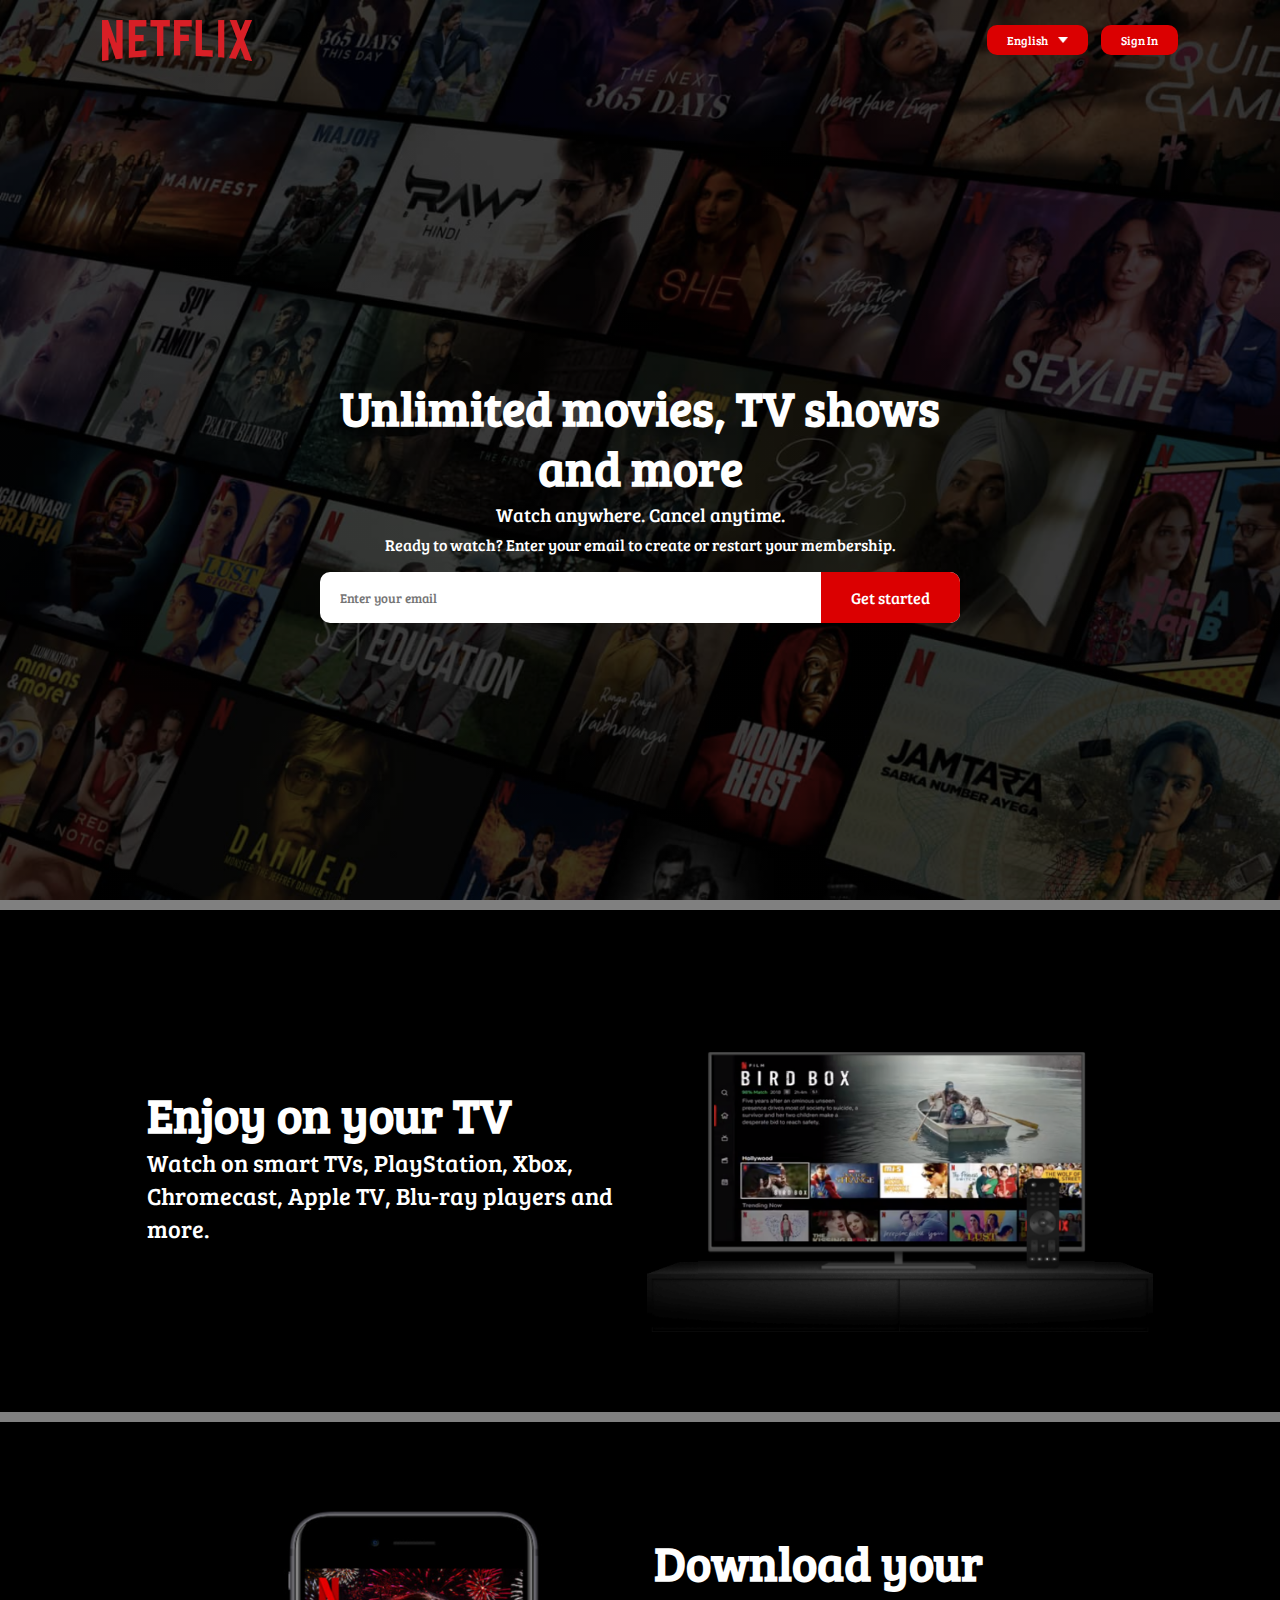
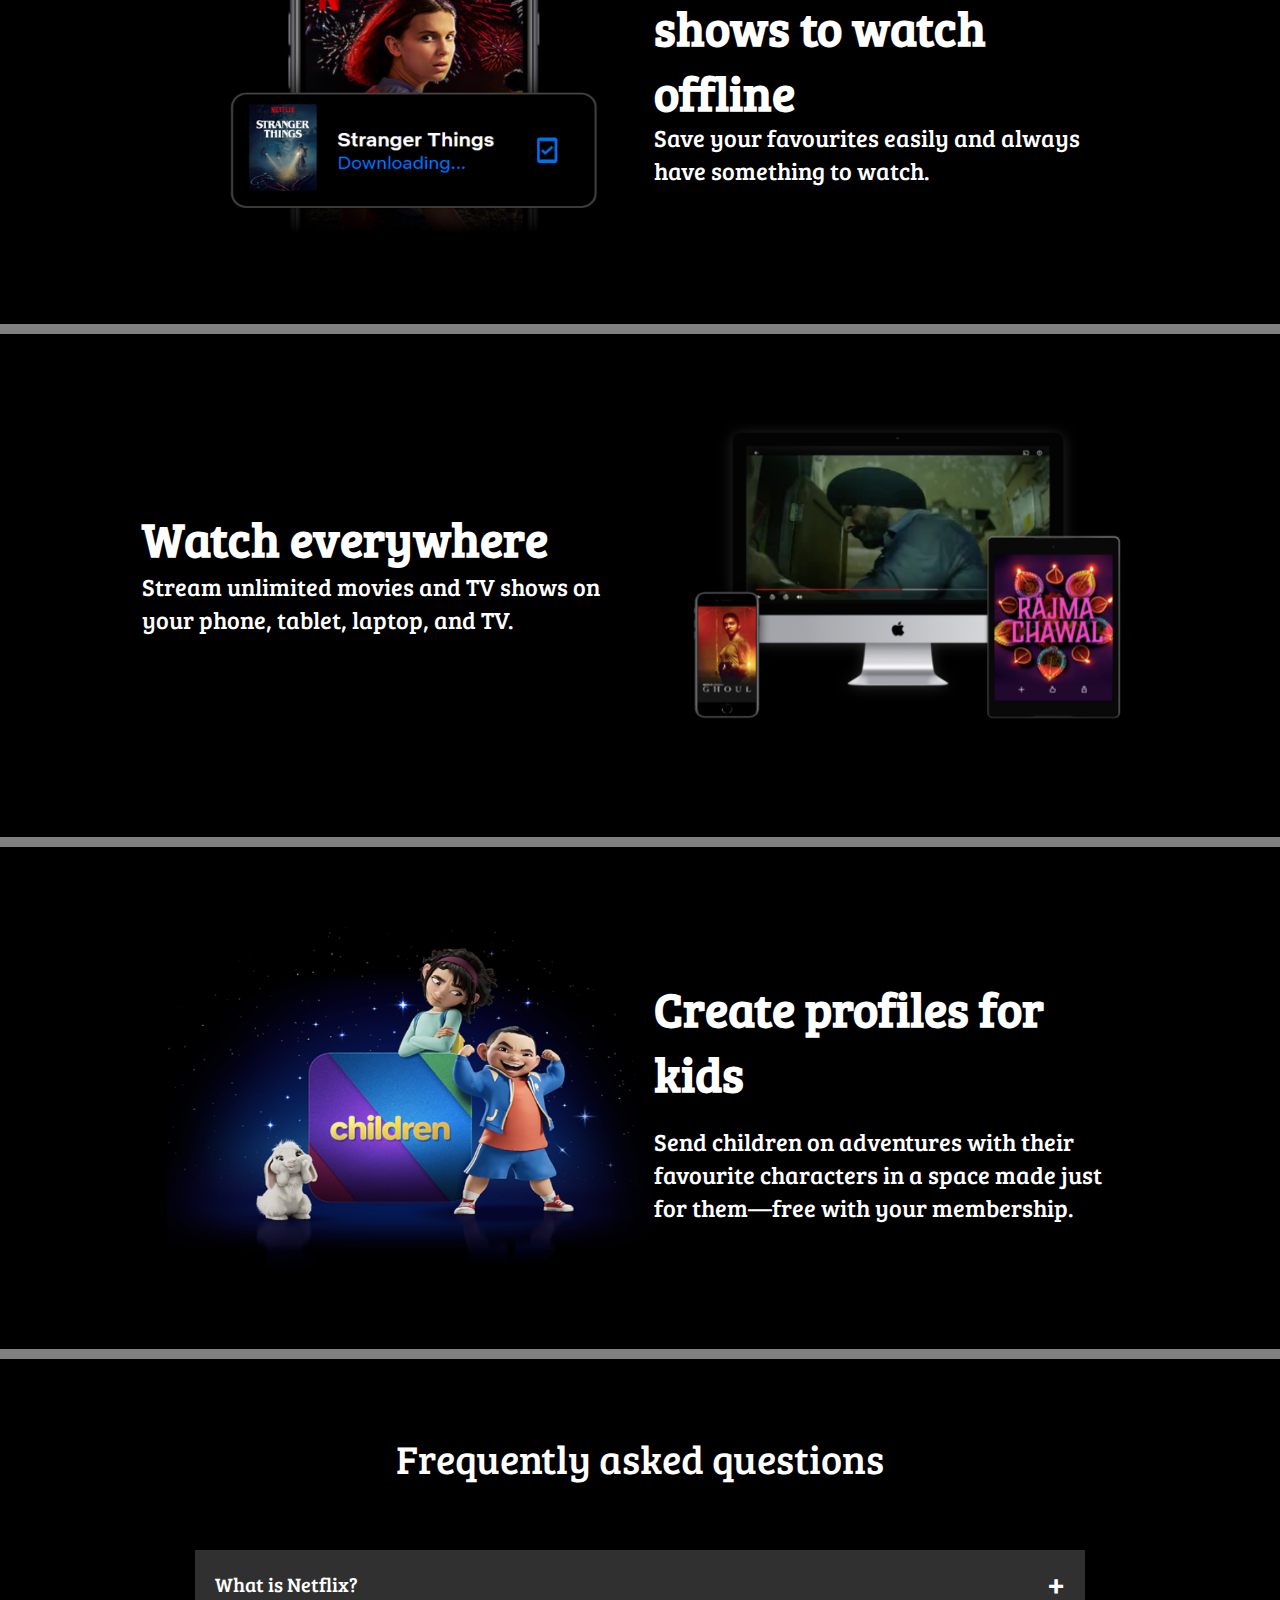
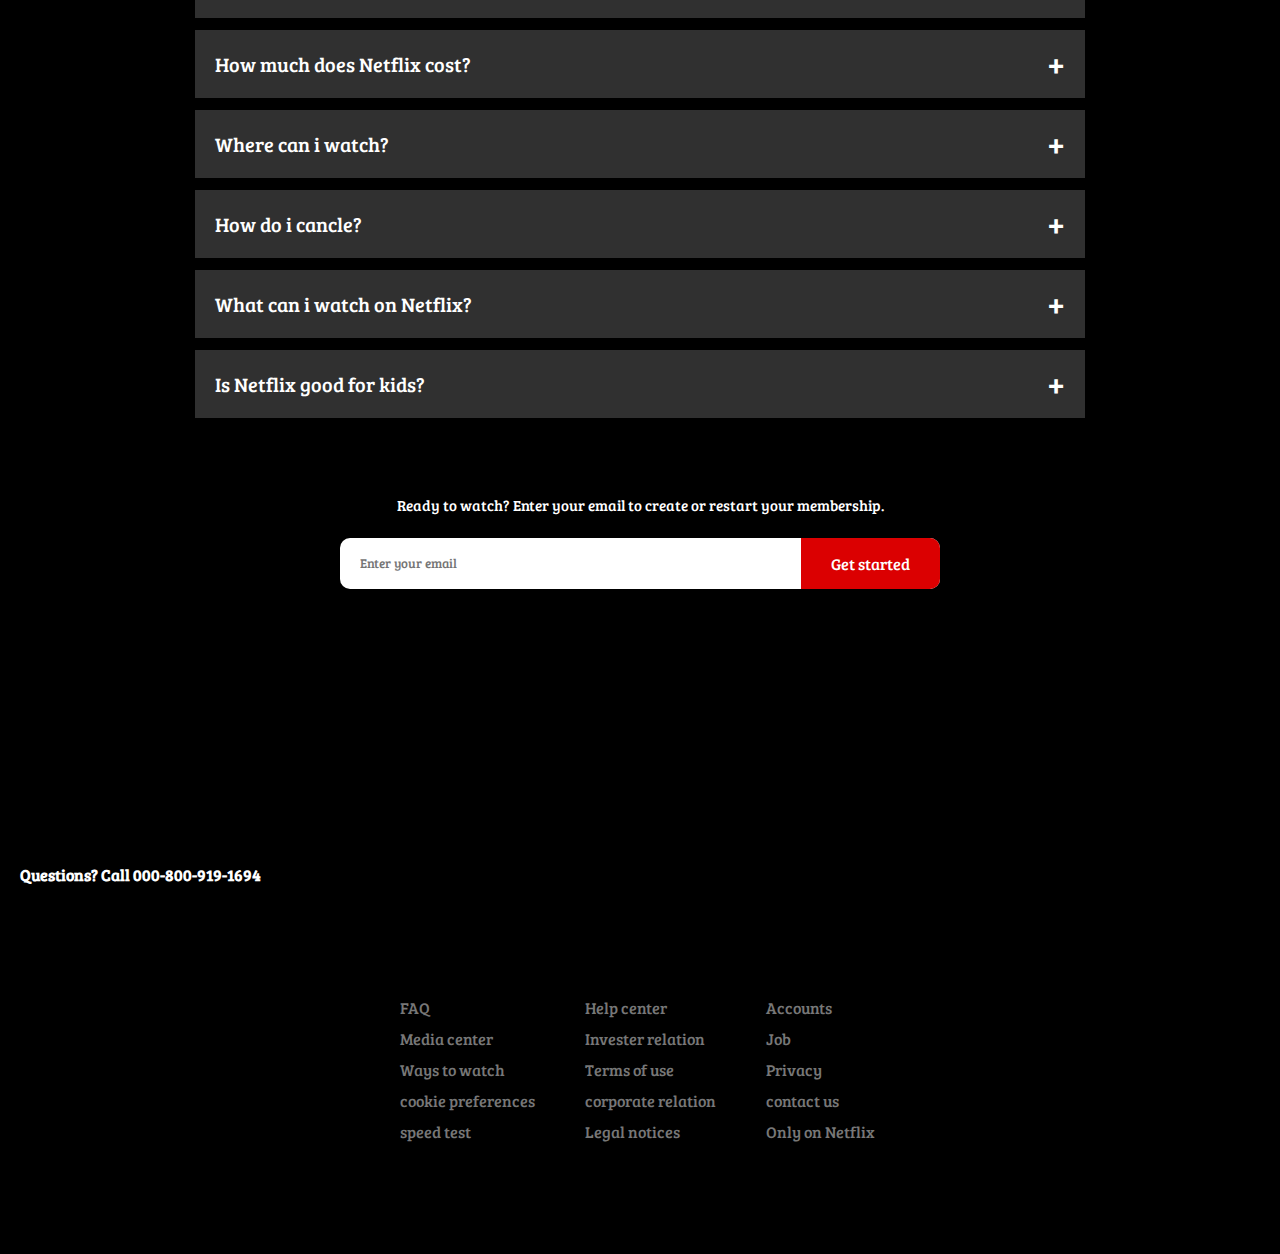
<file: index.html>
<!DOCTYPE html>
<html>
<head>
	<title>Netflix</title>
	<meta charset="utf-8">
	<meta name="viewport" content="width=device-width,initial-scale=1.0">
	<link rel="preconnect" href="https://fonts.googleapis.com">
<link rel="preconnect" href="https://fonts.gstatic.com" crossorigin>
<link href="https://fonts.googleapis.com/css2?family=Bree+Serif&family=Caprasimo&display=swap" rel="stylesheet">
<link rel="stylesheet" type="text/css" href="net.css">
</head>
<body>
    <div class="header">
    	<div class="nav">
    		<img src="logo.png" class="logo">
    		<div>
    			<button class="btn-lang">English <img src="down.png"></button>
    			<button>Sign In</button>
    		</div>
    	</div>
    	<div class="content">
    		<h1>Unlimited movies, TV shows and more</h1>
    		<h3>Watch anywhere. Cancel anytime.</h3>
    		<p>Ready to watch? Enter your email to create or restart your membership.</p>
    		<label class="email">
    			<form>
    				<input type="email" name="email" placeholder="Enter your email" required="">
    				<button type="submit">Get started</button>
    			</form>
    		</label>
    	</div>
    </div>
    <hr class="hr">
    <section>
    	<div class="sec1">
    		<div class="sec-cont">
    			<h2>Enjoy on your TV</h2>
    			<p>Watch on smart TVs, PlayStation, Xbox, Chromecast, Apple TV, Blu-ray players and more.</p>
    		</div>
    		<div class="b1">
    			<img src="box1.png">
    		</div>
    	</div>
    </section>
     <hr class="hr">
    <section>
    	<div class="sec1">
    		<div class="b1">
    			<img src="box2.png">
    		</div>
    		<div class="sec-cont">
    			<h2 class="sec2-h">Download your shows to watch offline</h2>
    			<p>Save your favourites easily and always have something to watch.</p>
    		</div>
    	</div>
    </section>
    <hr class="hr">
    <section>
    	<div class="sec1">
    		<div class="sec-cont">
    			<h2>Watch everywhere</h2>
    			<p>Stream unlimited movies and TV shows on your phone, tablet, laptop, and TV.</p>
    		</div>
    		<div class="b1">
    			<img src="box3.png">
    		</div>
    	</div>
    </section>
     <hr class="hr">
    <section>
    	<div class="sec1">
    		<div class="b1">
    			<img src="box4.png">
    		</div>
    		<div class="sec-cont">
    			<h2 class="sec4-h">Create profiles for kids</h2>
    			<p>Send children on adventures with their favourite characters in a space made just for them—free with your membership.</p>
    		</div>
    	</div>
    </section>
    <hr class="hr">
    <section>
    	<div class="faq">
    		<h2>Frequently asked questions</h2>
    		<ul class="accordian">
    			<li>
    				<input type="radio" name="accordian" id="first">
    				<label for="first">What is Netflix?</label>
    				<div class="fcont">
    					<p>
    						Netflix is a streaming service that offers a wide variety of award-winning TV shows, movies, anime, documentaries and more – on thousands of internet-connected devices.

You can watch as much as you want, whenever you want, without a single ad – all for one low monthly price. There's always something new to discover, and new TV shows and movies are added every week!
    					</p>
    				</div>
    			</li>
    			<li>
    				<input type="radio" name="accordian" id="second">
    				<label for="second">How much does Netflix cost?</label>
    				<div class="fcont">
    					<p>
    						Watch Netflix on your smartphone, tablet, Smart TV, laptop, or streaming device, all for one fixed monthly fee. Plans range from ₹ 149 to ₹ 649 a month. No extra costs, no contracts.
    					</p>
    				</div>
    			</li>
    			<li>
    				<input type="radio" name="accordian" id="third">
    				<label for="third">Where can i watch?</label>
    				<div class="fcont">
    					<p>
    						Watch anywhere, anytime. Sign in with your Netflix account to watch instantly on the web at netflix.com from your personal computer or on any internet-connected device that offers the Netflix app, including smart TVs, smartphones, tablets, streaming media players and game consoles
    					</p>
    				</div>
    			</li>
    			<li>
    				<input type="radio" name="accordian" id="fourth">
    				<label for="fourth">How do i cancle?</label>
    				<div class="fcont">
    					<p>
    						Netflix is flexible. There are no annoying contracts and no commitments. You can easily cancel your account online in two clicks. There are no cancellation fees – start or stop your account anytime.
    					</p>
    				</div>
    			</li><li>
    				<input type="radio" name="accordian" id="fifth">
    				<label for="fifth">What can i watch on Netflix?</label>
    				<div class="fcont">
    					<p>
    						Netflix has an extensive library of feature films, documentaries, TV shows, anime, award-winning Netflix originals, and more. Watch as much as you want, anytime you want.
    					</p>
    				</div>
    			</li>
    			<li>
    				<input type="radio" name="accordian" id="sixth">
    				<label for="sixth">Is Netflix good for kids?</label>
    				<div class="fcont">
    					<p>
    						The Netflix Kids experience is included in your membership to give parents control while kids enjoy family-friendly TV shows and films in their own space.

Kids profiles come with PIN-protected parental controls that let you restrict the maturity rating of content kids can watch and block specific titles you don’t want kids to see.
    					</p>
    				</div>
    			</li>
    		</ul>
    		<small>Ready to watch? Enter your email to create or restart your membership.</small>
    		<label class="email">
    			<form>
    				<input type="email" name="email" placeholder="Enter your email" required="">
    				<button type="submit">Get started</button>
    			</form>
    		</label>
    	</div>
    </section>
    <footer>
    	<div class="foot">
    		<h2>Questions? Call 000-800-919-1694</h2>
    		<div class="f1">
    		<ul>
    			<li>
    			<a href="">FAQ</a>
    			<a href="">Media center</a>
    			<a href="">Ways to watch</a>
    			<a href="">cookie preferences</a>
    			<a href="">speed test</a>
    		</li>
    		</ul>
    		<ul>
    			<li>
    			<a href="">Help center</a>
    			<a href="">Invester relation</a>
    			<a href="">Terms of use</a>
    			<a href="">corporate relation</a>
    			<a href="">Legal notices</a>
    		</li>
    		</ul>
    		<ul>
    			<li>
    			<a href="">Accounts</a>
    			<a href="">Job</a>
    			<a href="">Privacy</a>
    			<a href="">contact us</a>
    			<a href="">Only on Netflix</a>
    		</li>
    		</ul>
    	</div>
    	</div>
    </footer>
</body>
</html>
</file>
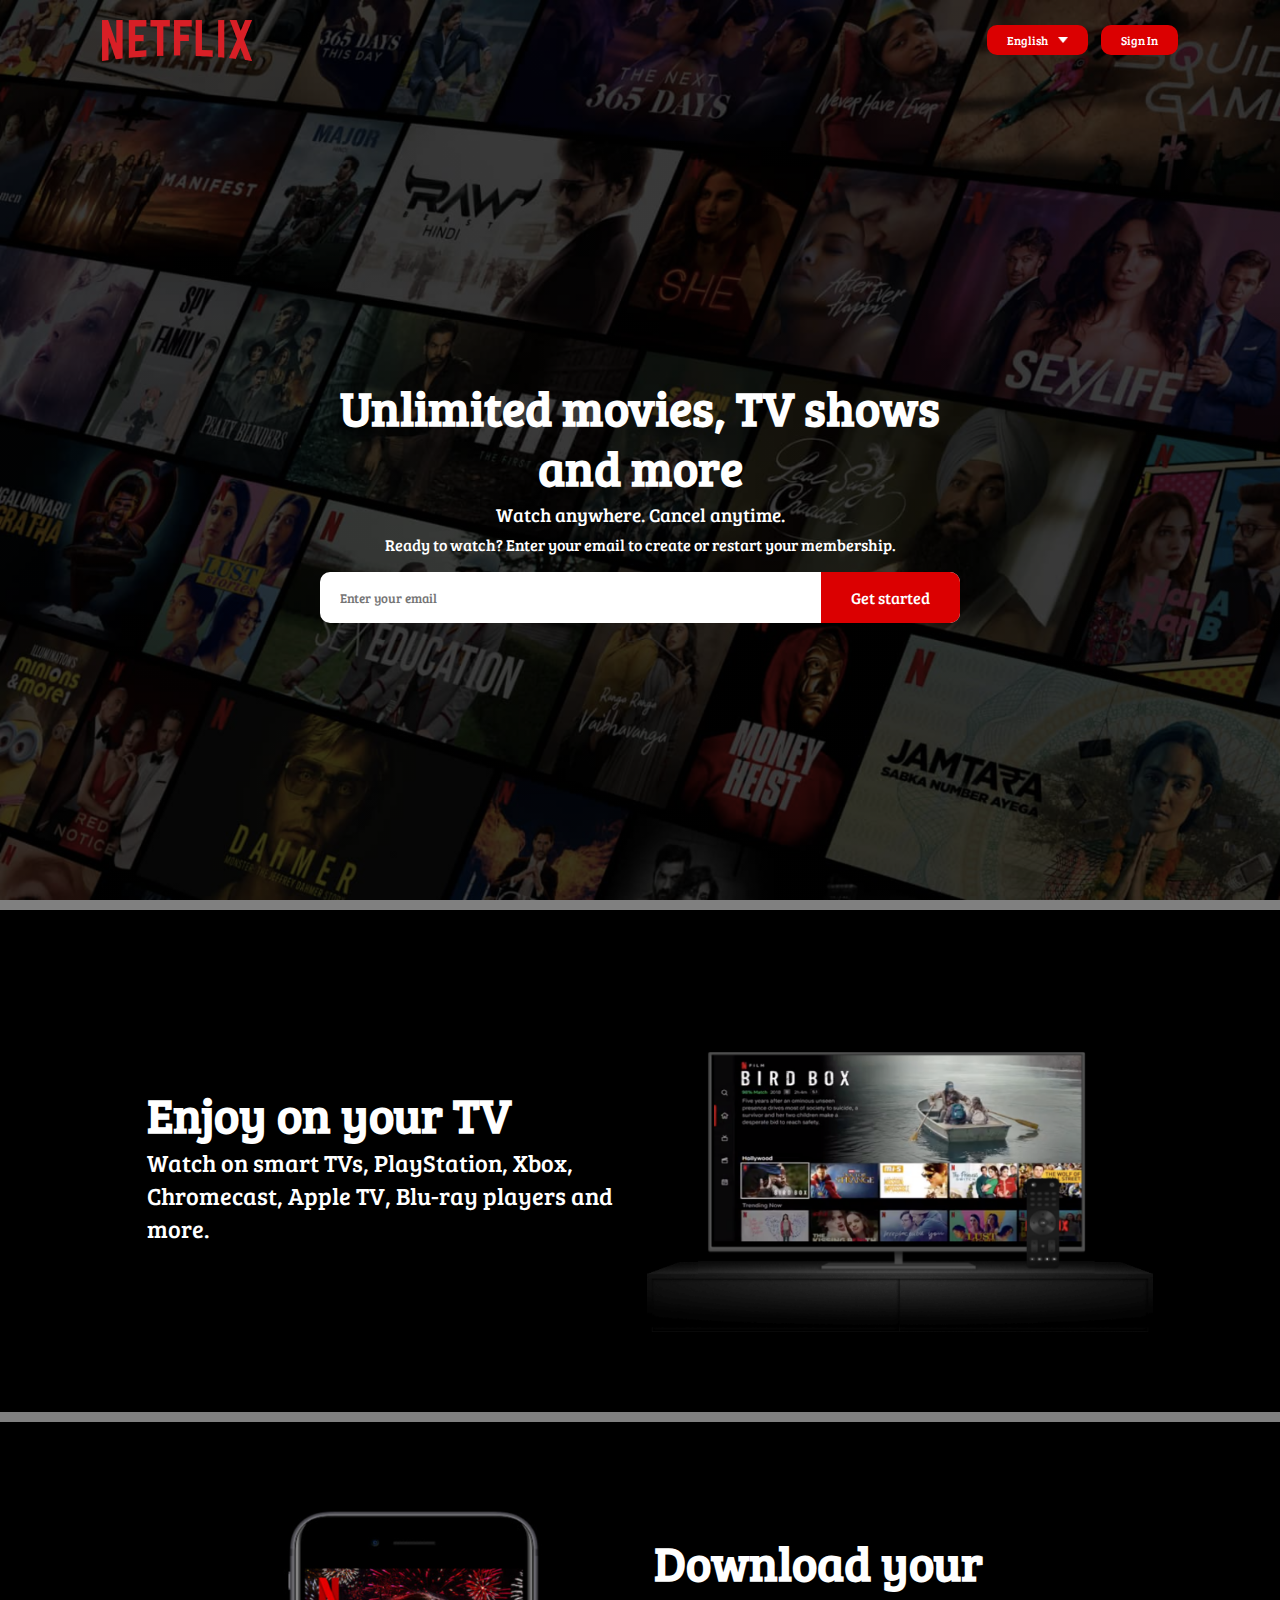
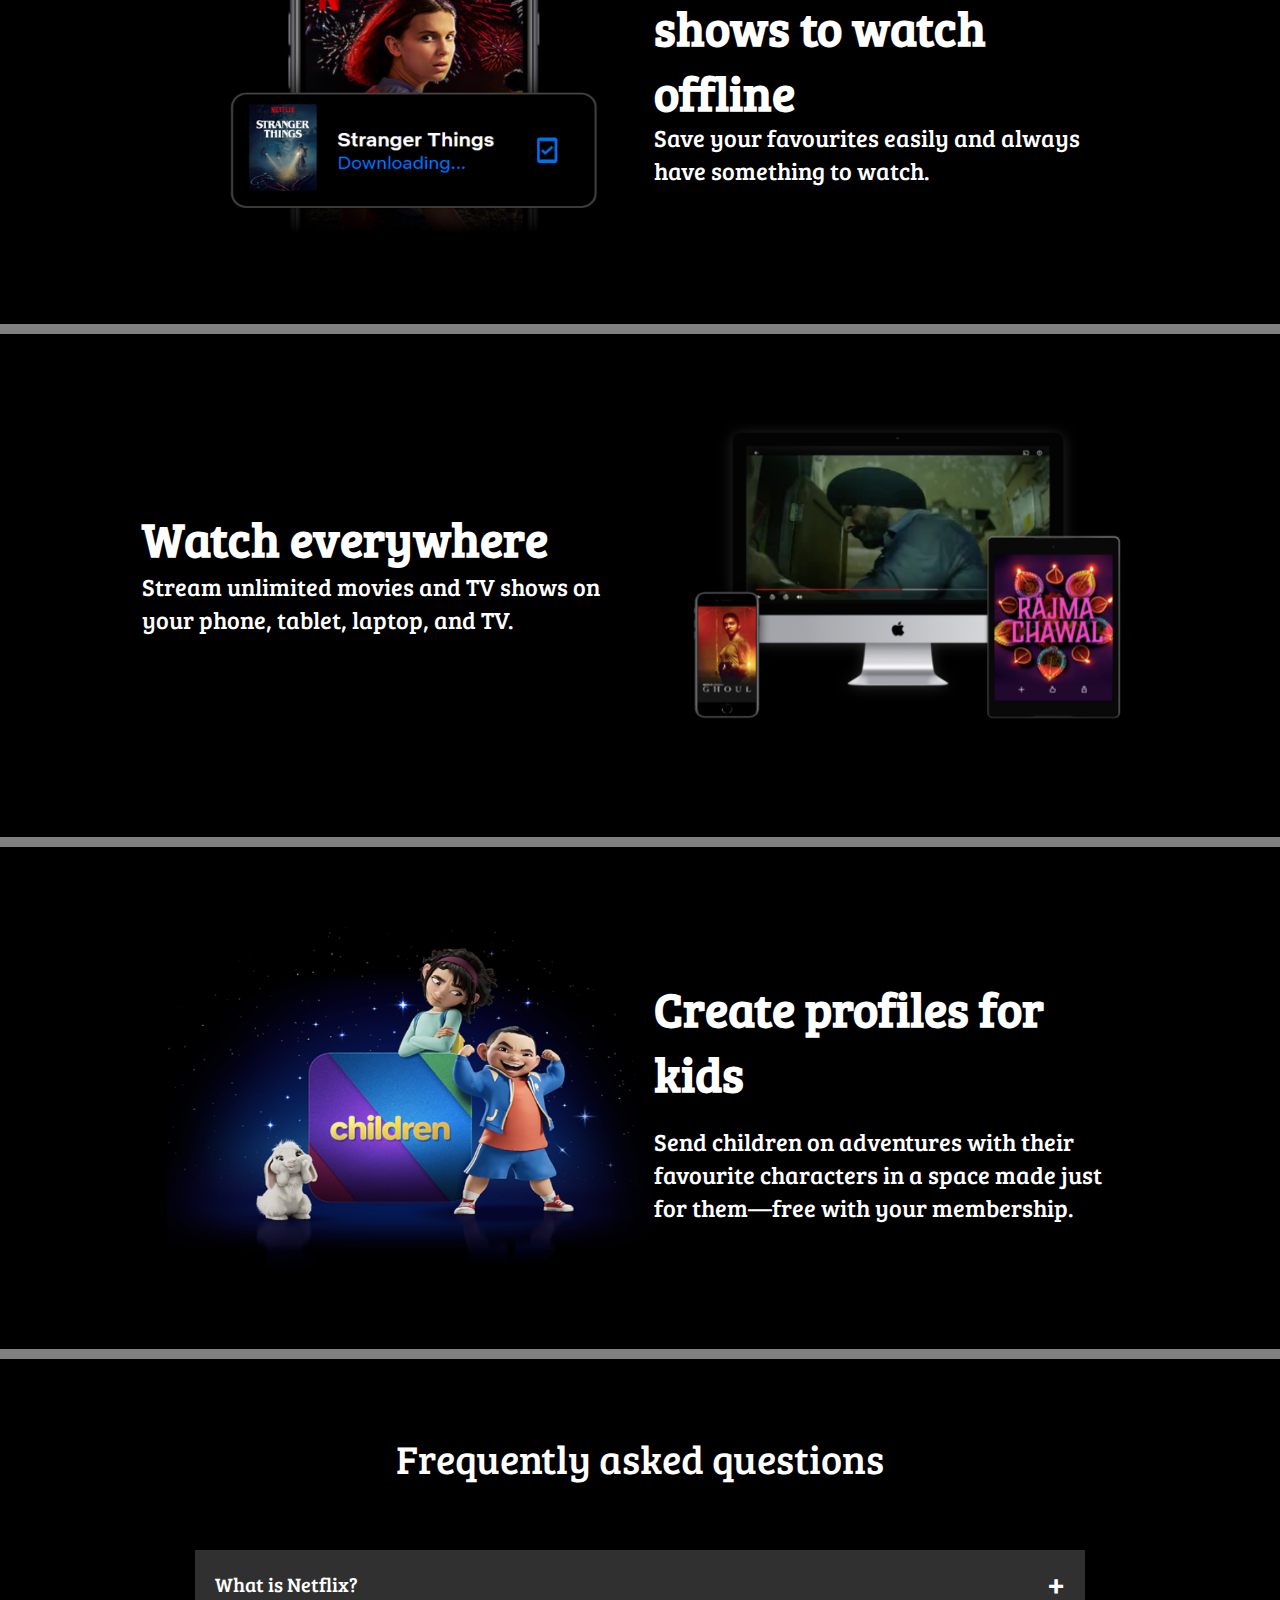
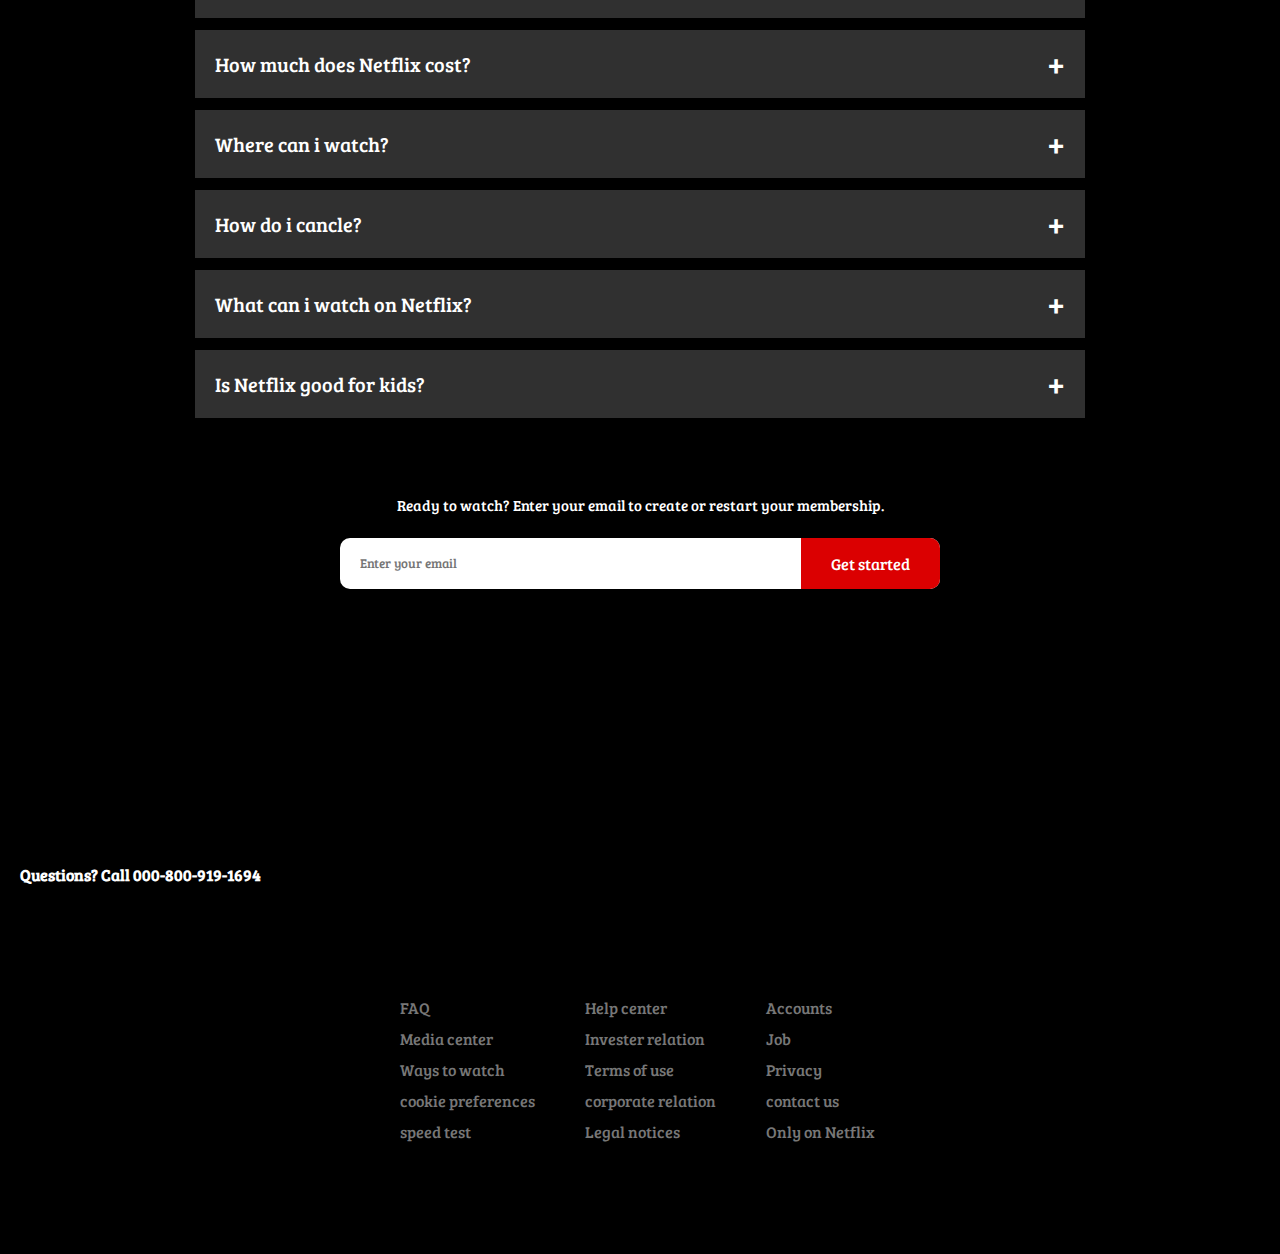
<file: Netflix.html>
<!DOCTYPE html>
<html>
<head>
	<title>Netflix</title>
	<meta charset="utf-8">
	<meta name="viewport" content="width=device-width,initial-scale=1.0">
	<link rel="preconnect" href="https://fonts.googleapis.com">
<link rel="preconnect" href="https://fonts.gstatic.com" crossorigin>
<link href="https://fonts.googleapis.com/css2?family=Bree+Serif&family=Caprasimo&display=swap" rel="stylesheet">
<link rel="stylesheet" type="text/css" href="net.css">
</head>
<body>
    <div class="header">
    	<div class="nav">
    		<img src="logo.png" class="logo">
    		<div>
    			<button class="btn-lang">English <img src="down.png"></button>
    			<button>Sign In</button>
    		</div>
    	</div>
    	<div class="content">
    		<h1>Unlimited movies, TV shows and more</h1>
    		<h3>Watch anywhere. Cancel anytime.</h3>
    		<p>Ready to watch? Enter your email to create or restart your membership.</p>
    		<label class="email">
    			<form>
    				<input type="email" name="email" placeholder="Enter your email" required="">
    				<button type="submit">Get started</button>
    			</form>
    		</label>
    	</div>
    </div>
    <hr class="hr">
    <section>
    	<div class="sec1">
    		<div class="sec-cont">
    			<h2>Enjoy on your TV</h2>
    			<p>Watch on smart TVs, PlayStation, Xbox, Chromecast, Apple TV, Blu-ray players and more.</p>
    		</div>
    		<div class="b1">
    			<img src="box1.png">
    		</div>
    	</div>
    </section>
     <hr class="hr">
    <section>
    	<div class="sec1">
    		<div class="b1">
    			<img src="box2.png">
    		</div>
    		<div class="sec-cont">
    			<h2 class="sec2-h">Download your shows to watch offline</h2>
    			<p>Save your favourites easily and always have something to watch.</p>
    		</div>
    	</div>
    </section>
    <hr class="hr">
    <section>
    	<div class="sec1">
    		<div class="sec-cont">
    			<h2>Watch everywhere</h2>
    			<p>Stream unlimited movies and TV shows on your phone, tablet, laptop, and TV.</p>
    		</div>
    		<div class="b1">
    			<img src="box3.png">
    		</div>
    	</div>
    </section>
     <hr class="hr">
    <section>
    	<div class="sec1">
    		<div class="b1">
    			<img src="box4.png">
    		</div>
    		<div class="sec-cont">
    			<h2 class="sec4-h">Create profiles for kids</h2>
    			<p>Send children on adventures with their favourite characters in a space made just for them—free with your membership.</p>
    		</div>
    	</div>
    </section>
    <hr class="hr">
    <section>
    	<div class="faq">
    		<h2>Frequently asked questions</h2>
    		<ul class="accordian">
    			<li>
    				<input type="radio" name="accordian" id="first">
    				<label for="first">What is Netflix?</label>
    				<div class="fcont">
    					<p>
    						Netflix is a streaming service that offers a wide variety of award-winning TV shows, movies, anime, documentaries and more – on thousands of internet-connected devices.

You can watch as much as you want, whenever you want, without a single ad – all for one low monthly price. There's always something new to discover, and new TV shows and movies are added every week!
    					</p>
    				</div>
    			</li>
    			<li>
    				<input type="radio" name="accordian" id="second">
    				<label for="second">How much does Netflix cost?</label>
    				<div class="fcont">
    					<p>
    						Watch Netflix on your smartphone, tablet, Smart TV, laptop, or streaming device, all for one fixed monthly fee. Plans range from ₹ 149 to ₹ 649 a month. No extra costs, no contracts.
    					</p>
    				</div>
    			</li>
    			<li>
    				<input type="radio" name="accordian" id="third">
    				<label for="third">Where can i watch?</label>
    				<div class="fcont">
    					<p>
    						Watch anywhere, anytime. Sign in with your Netflix account to watch instantly on the web at netflix.com from your personal computer or on any internet-connected device that offers the Netflix app, including smart TVs, smartphones, tablets, streaming media players and game consoles
    					</p>
    				</div>
    			</li>
    			<li>
    				<input type="radio" name="accordian" id="fourth">
    				<label for="fourth">How do i cancle?</label>
    				<div class="fcont">
    					<p>
    						Netflix is flexible. There are no annoying contracts and no commitments. You can easily cancel your account online in two clicks. There are no cancellation fees – start or stop your account anytime.
    					</p>
    				</div>
    			</li><li>
    				<input type="radio" name="accordian" id="fifth">
    				<label for="fifth">What can i watch on Netflix?</label>
    				<div class="fcont">
    					<p>
    						Netflix has an extensive library of feature films, documentaries, TV shows, anime, award-winning Netflix originals, and more. Watch as much as you want, anytime you want.
    					</p>
    				</div>
    			</li>
    			<li>
    				<input type="radio" name="accordian" id="sixth">
    				<label for="sixth">Is Netflix good for kids?</label>
    				<div class="fcont">
    					<p>
    						The Netflix Kids experience is included in your membership to give parents control while kids enjoy family-friendly TV shows and films in their own space.

Kids profiles come with PIN-protected parental controls that let you restrict the maturity rating of content kids can watch and block specific titles you don’t want kids to see.
    					</p>
    				</div>
    			</li>
    		</ul>
    		<small>Ready to watch? Enter your email to create or restart your membership.</small>
    		<label class="email">
    			<form>
    				<input type="email" name="email" placeholder="Enter your email" required="">
    				<button type="submit">Get started</button>
    			</form>
    		</label>
    	</div>
    </section>
    <footer>
    	<div class="foot">
    		<h2>Questions? Call 000-800-919-1694</h2>
    		<div class="f1">
    		<ul>
    			<li>
    			<a href="">FAQ</a>
    			<a href="">Media center</a>
    			<a href="">Ways to watch</a>
    			<a href="">cookie preferences</a>
    			<a href="">speed test</a>
    		</li>
    		</ul>
    		<ul>
    			<li>
    			<a href="">Help center</a>
    			<a href="">Invester relation</a>
    			<a href="">Terms of use</a>
    			<a href="">corporate relation</a>
    			<a href="">Legal notices</a>
    		</li>
    		</ul>
    		<ul>
    			<li>
    			<a href="">Accounts</a>
    			<a href="">Job</a>
    			<a href="">Privacy</a>
    			<a href="">contact us</a>
    			<a href="">Only on Netflix</a>
    		</li>
    		</ul>
    	</div>
    	</div>
    </footer>
</body>
</html>
</file>
<file: net.css>
html{
	font-size: 100%;
}


*{
	margin: 0px;
	padding: 0px;
	box-sizing: border-box;
	font-family: 'Bree Serif', serif;
}
body{
	background: #000;
	color: white;
}
.header{
	width: 100%;
	height: 100vh;
	background-image: linear-gradient(rgba(0,0,0,0.7),rgba(0,0,0,0.7)), url('header.png');
	background-size: cover;
	background-position: center;
	padding: 0.625rem 8%;
	position: relative;
}
.nav{
	display: flex;
	align-items: center;
	justify-content: space-between;
	padding: 0.625rem 0;
}
.logo{
	width: 9.375rem;
	cursor: pointer;
}
.nav button{
	border: 0px;
	outline: 0px;
	background: #db0001;
	color: white;
	border-radius: 0.625rem;
	padding: 0.438rem 1.25rem;
	font-size: 0.75rem;
	margin-left: 0.625rem;
	cursor: pointer;
}
.btn-lang{
	display: inline-flex;
	align-items: center;
}
.btn-lang img{
	width: 0.625rem;
	margin-left: 0.625rem;
}
.content{
	position: absolute;
	top: 50%;
	left: 50%;
	transform: translate(-50%,-50%);
	text-align: center;
	margin-top: 3.125rem;
}
.content h1{
	font-size: 3rem;
	font-weight: 600;
	max-width: 40.625rem;
	line-height: 3.75rem;
}
.content h3{
	font-weight: 400;
	margin-bottom: 0.438rem;
	margin-top: 0.313rem;
}
.content p{
	margin-bottom: 1.063rem;
}
.email form{
	background: white ;
	border-radius: 0.625rem;
	display: flex;
	align-items: center;
	overflow: hidden;
}.email form input{
	border: 0px;
	outline: 0px;
	margin-left: 1.25rem;
	flex: 1;
}
.email form button{
	background: #db0001;
	border: 0px;
	outline: 0px;
	color: white;
	font-size: 1rem;
	cursor: pointer;
	padding: 0.938rem 1.875rem;
}
.sec1{
	width: 100%;
	height: 31.387rem;
	background-color: black;
	display: flex;
	align-items: center;
	justify-content: center;
}
.sec-cont p{
	font-size: 1.5rem;
	width: 29.516rem;
	height: 6rem;
	margin-right: 0.438rem;
}
.sec-cont h2{
	font-size: 3rem;
	font-weight: 900;
	margin-right: 0.438rem;
}
.b1 img{
	width: 100%;
	height: 21.875rem;
	margin: 1.25rem;
}
.hr{
	border: 0.313rem solid grey;
}
.sec2-h{
	height: 12rem;
	width: 29.5rem;
}
.sec4-h{
   width: 29.5rem;
   height: 9.375rem;
}
.faq{
	width: 100%;
	height: 58.125rem;
	padding: 4.5rem 12%;
	font-size: 1.5rem;
	text-align: center;
}
.faq h2{
	font-weight: 500;
	font-size: 2.5rem;
}
.accordian{
	margin: 3.75rem auto;
	width: 100%;
	max-width: 56.25rem;
}
.accordian li{
	list-style: none;
	width: 100%;
	padding: 0.313rem;
}
.accordian li label{
	display: flex;
	align-items: center;
	padding: 1.25rem;
	font-size: 1.25rem;
	font-weight: 450;
	background: #303030;
	margin-bottom: 0.125rem;
	cursor: pointer;
	position: relative;
}
.faq li label::after{
	content: '+';
	font-size: 2.125rem;
	position: absolute;
	right: 1.25rem;
	transition: transform 0.5s;
}
input[type="radio"]{
	display: none;
}
.accordian .fcont{
	background: #303030;
	text-align: left;
	max-height: 0;
	overflow: hidden;
	transition: max-height 0.5s, padding 0.5s;
}
.accordian input[type="radio"]:checked + label + .fcont{
	max-height: 600px;
	padding: 1.875rem 1.25rem;
}
.accordian input[type="radio"]:checked + label::after{
	transform: rotate(135deg);
}
.faq .email form{
	max-width: 600px;
	margin: 1.25rem auto 3.75rem;
}
.faq small{
	font-size: 0.938rem;
}
.foot{
	height: 29.063rem;
	align-items: center;
	justify-content: center;
	margin-top: 6.25rem;
}
.f1{
	display: flex;
}
.foot h2{
	width: 43.75rem;
	font-size: 1rem;
	padding: 0.75rem 0px;
	margin-left: 1.25rem;
	padding-top: 4.688rem;
}
.foot ul li{
	list-style: none;
	margin-top: 6.25rem;
}
.f1 ul li a{
	display: block;
	text-decoration: none;
	color: #777;
	font-size: 0.875rem;
	margin-bottom: 0.625rem;
	margin-left: 3.125rem;
	font-size: 1rem;
}
.f1{
	margin-left: 21.875rem;
}


@media(max-width: 900px) {
	html{
		font-size: 75%;
	}
}

@media(max-width: 660px) {
	html{
		font-size: 62%;
	}
}

@media(max-width: 498px) {
	html{
		font-size: 55%;
	}
}

@media(max-width: 450px) {
	html{
		font-size: 50%;
	}
}

@media(max-width: 400px) {
	html{
		font-size: 45%;
	}
}
</file>
